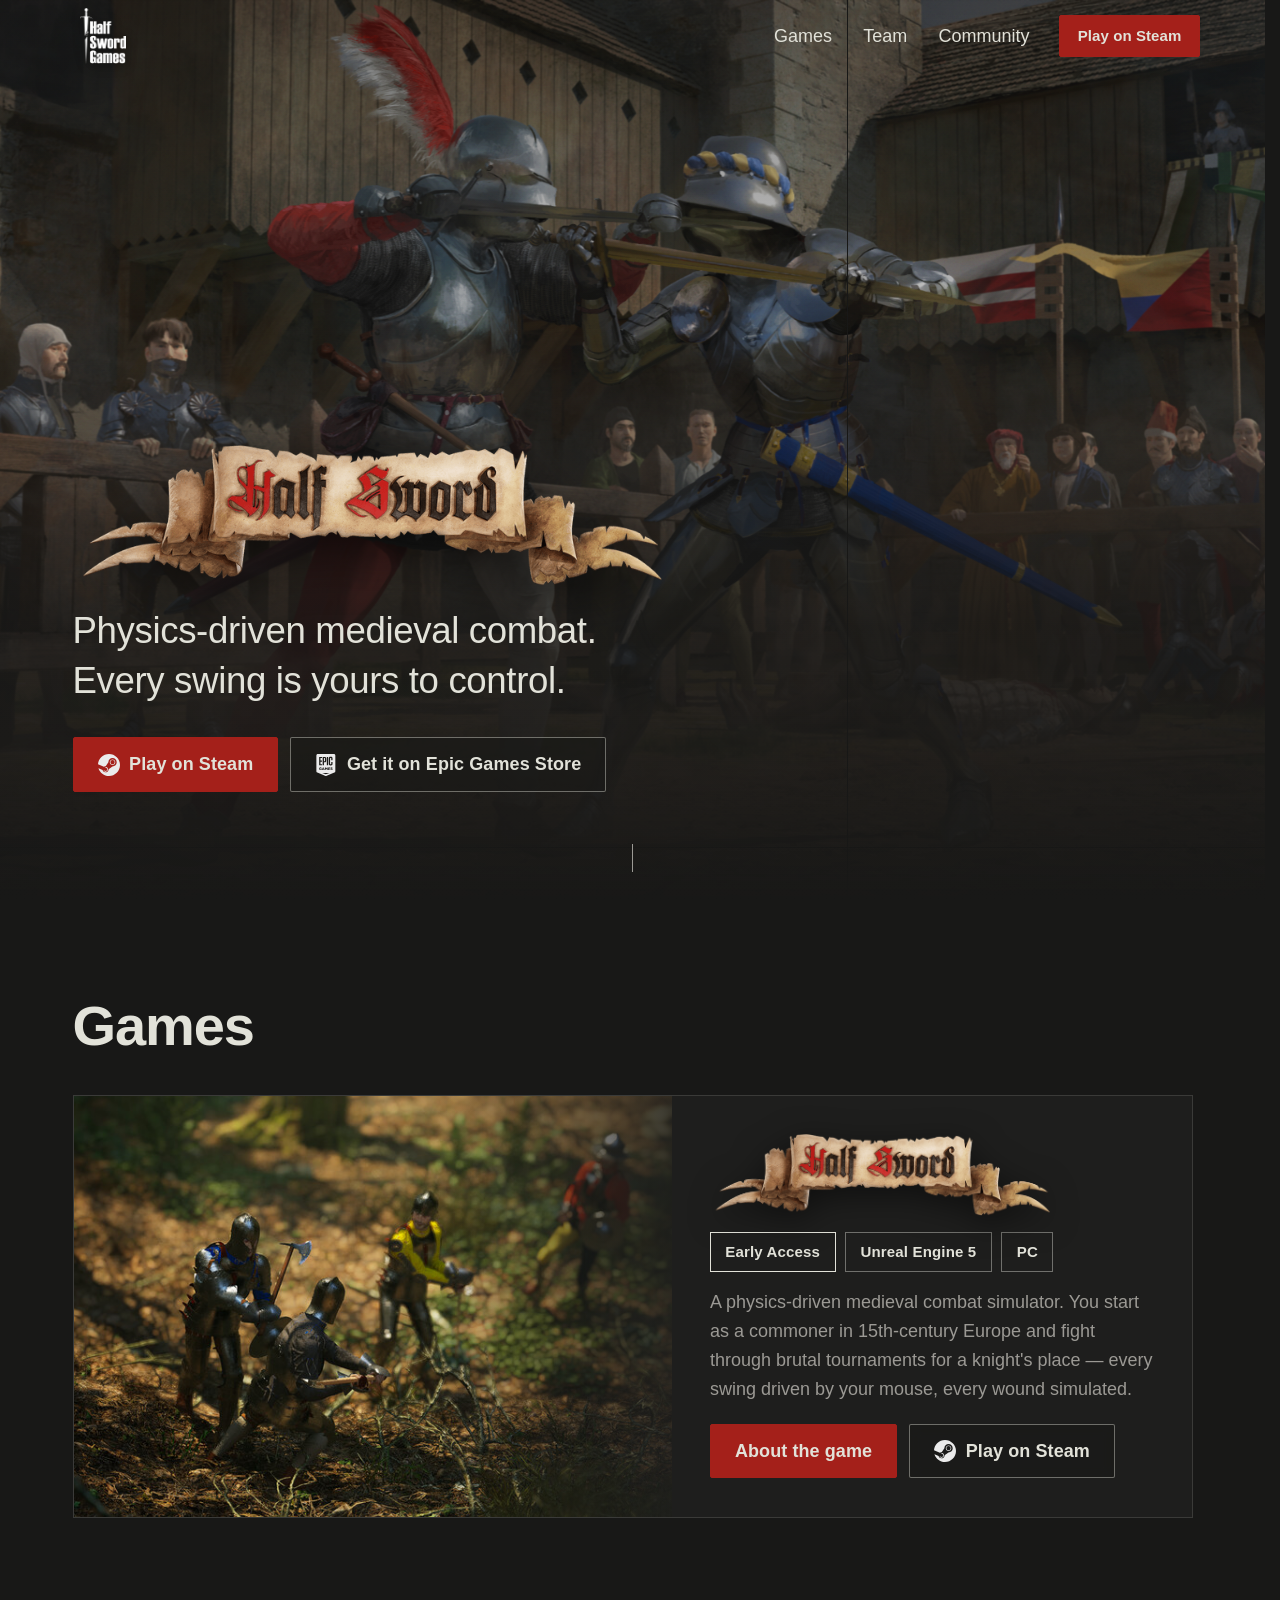
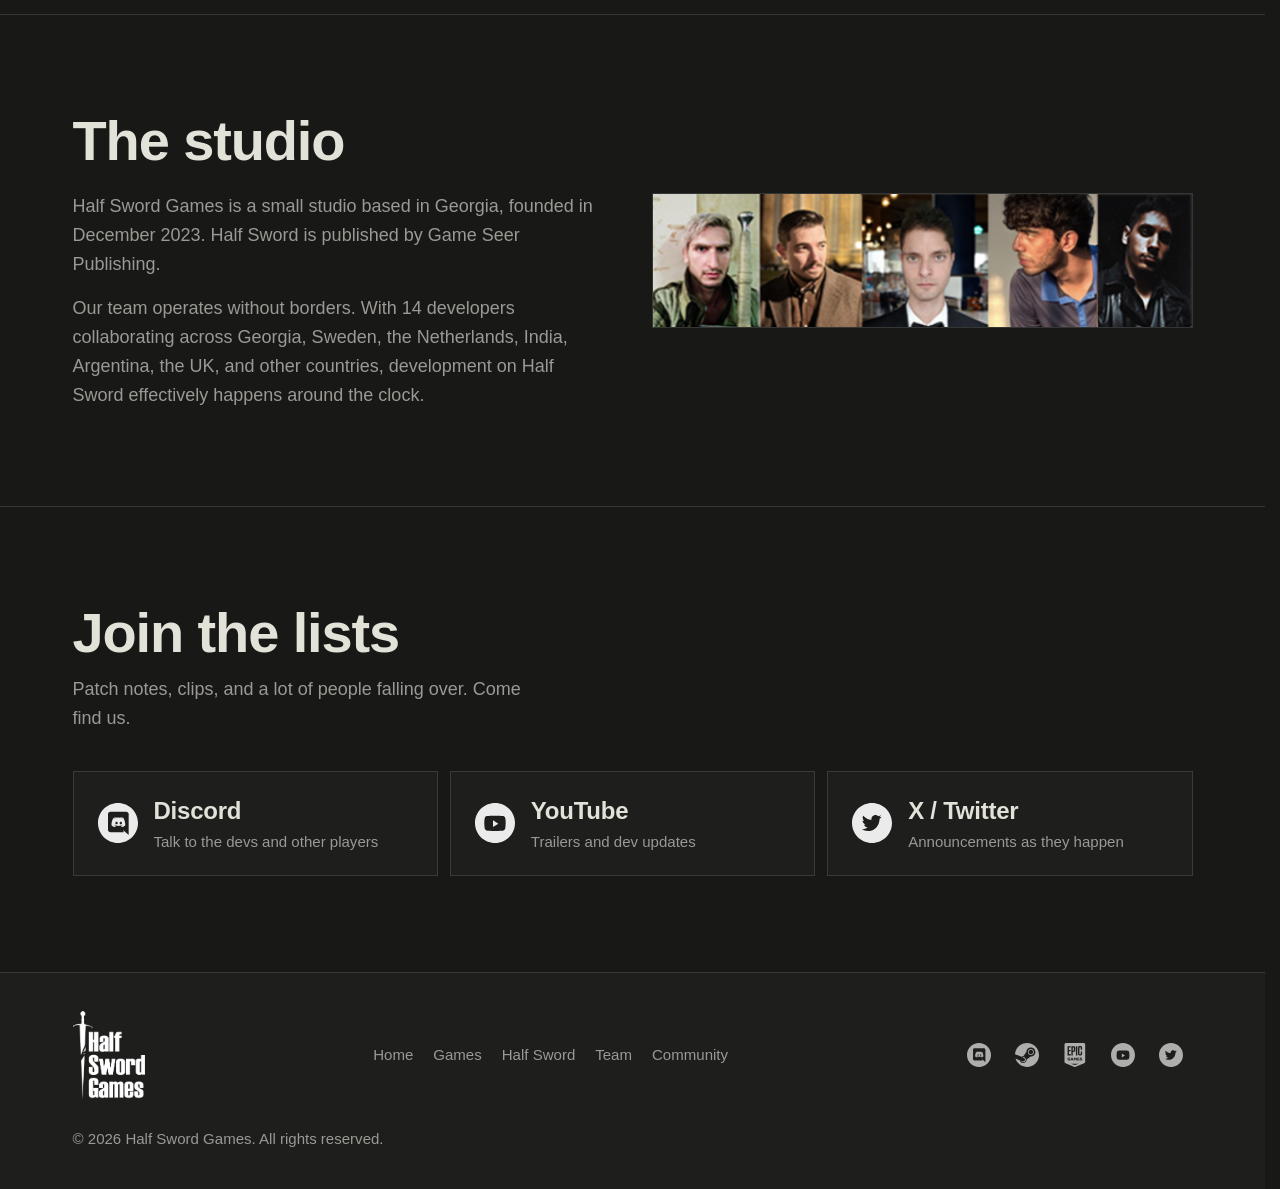
<file: index.html>
<!DOCTYPE html>
<html lang="en">
<head>
  <meta charset="UTF-8">
  <meta name="viewport" content="width=device-width, initial-scale=1.0">
  <title>Half Sword Games</title>
  <meta name="description" content="Half Sword Games is a small independent studio making Half Sword, a physics-driven medieval combat simulator built in Unreal Engine 5. Now in Early Access on Steam and Epic Games Store.">
  <meta name="theme-color" content="#181817">
  <link rel="canonical" href="https://halfswordgames.github.io/">

  <!-- Open Graph / Twitter
       STUDIO: change the absolute URLs (canonical, og:url, og:image, twitter:image and the JSON-LD block)
       to your custom domain once the CNAME is live. images/og-image.jpg is a 1200×630 share image. -->
  <meta property="og:type" content="website">
  <meta property="og:site_name" content="Half Sword Games">
  <meta property="og:title" content="Half Sword Games — Physics-Based Medieval Combat">
  <meta property="og:description" content="The studio behind Half Sword. Every swing is yours to control — now in Early Access on Steam and Epic Games Store.">
  <meta property="og:url" content="https://halfswordgames.github.io/">
  <meta property="og:image" content="https://halfswordgames.github.io/images/og-image.jpg">
  <meta property="og:image:width" content="1200">
  <meta property="og:image:height" content="630">
  <meta name="twitter:card" content="summary_large_image">
  <meta name="twitter:site" content="@halfsword_game">
  <meta name="twitter:title" content="Half Sword Games — Physics-Based Medieval Combat">
  <meta name="twitter:description" content="The studio behind Half Sword. Every swing is yours to control — now in Early Access on Steam and Epic Games Store.">
  <meta name="twitter:image" content="https://halfswordgames.github.io/images/og-image.jpg">

  <!-- Tab / home-screen icons: the HSG sword mark, white on transparent, generated from
       images/company-logo/HSG_Sword_Logo_001_WB.png. favicon.ico sits at the repo root because
       browsers request /favicon.ico on their own. -->
  <link rel="icon" href="favicon.ico" sizes="48x48">
  <link rel="icon" type="image/png" sizes="32x32" href="images/company-logo/favicon-32.png">
  <link rel="icon" type="image/png" sizes="192x192" href="images/company-logo/favicon-192.png">
  <link rel="apple-touch-icon" sizes="180x180" href="images/company-logo/apple-touch-icon.png">

  <!-- The hero still is the largest above-the-fold image; tell the browser to fetch it first. -->
  <link rel="preload" as="image" href="images/hero.jpg" fetchpriority="high">
  <!-- The whole site is set in Arial (a system font), so there is no webfont to load. -->
  <link rel="stylesheet" href="style.css">
  <script src="script.js" defer></script>

  <script type="application/ld+json">
  {
    "@context": "https://schema.org",
    "@type": "Organization",
    "name": "Half Sword Games",
    "url": "https://halfswordgames.github.io/",
    "logo": "https://halfswordgames.github.io/images/company-logo/hsg-logo-512.png",
    "foundingDate": "2023-12",
    "sameAs": [
      "https://discord.com/invite/DDVTfcjYEv",
      "https://www.youtube.com/@HalfSwordGames",
      "https://twitter.com/halfsword_game?lang=en"
    ]
  }
  </script>
</head>

<body>
  <a class="skip-link" href="#main">Skip to content</a>

  <header class="site-header" id="site-header">
    <div class="site-header__inner">
      <!-- Studio logo (images/company-logo/hsg-logo-white.png, white on transparent, 394×480).
           It already reads "Half Sword Games", so there is no text next to it; the link's
           aria-label carries the name for screen readers. -->
      <a class="brand" href="#home" aria-label="Half Sword Games — home">
        <img class="brand__logo" src="images/company-logo/hsg-logo-white.png" alt="" width="394" height="480" decoding="async">
      </a>

      <button class="nav-toggle" type="button" aria-expanded="false" aria-controls="site-nav" aria-label="Open menu">
        <span class="nav-toggle__bar"></span>
        <span class="nav-toggle__bar"></span>
        <span class="nav-toggle__bar"></span>
      </button>

      <nav class="site-nav" id="site-nav" aria-label="Primary">
        <ul class="site-nav__list">
          <li><a href="#games">Games</a></li>
          <li><a href="#team">Team</a></li>
          <li><a href="#community">Community</a></li>
        </ul>
        <div class="site-nav__store">
          <a class="btn btn--primary btn--small" href="https://store.steampowered.com/app/2397300/Half_Sword/">Play on Steam</a>
        </div>
      </nav>
    </div>
  </header>

  <main id="main">

    <!-- ===================== HERO ===================== -->
    <section class="hero" id="home" aria-labelledby="hero-title">
      <div class="hero__media" aria-hidden="true">
        <!--
          Hero media, two layers:
            1. images/hero.jpg — always loaded, slow zoom. This is what phones, reduced-motion users
               and Save-Data users see. (Currently 4.8 MB — see ASSETS-TODO.md for a one-line resize.)
            2. vids/hero-loop.mp4 — 1280×542, 8.5 MB. NOT in the HTML as a <source>; script.js attaches
               it only on viewports ≥ 768px with no data-saver / reduced-motion, then fades it in once
               it is actually playing. If you add a WebM version, set data-webm="vids/hero-loop.webm".
        -->
        <img class="hero__still" src="images/hero.jpg" alt="" fetchpriority="high" decoding="async">
        <video class="hero__video" muted loop playsinline preload="none"
               width="1280" height="542"
               data-mp4="vids/hero-loop.mp4"></video>
      </div>
      <div class="hero__scrim"></div>

      <div class="hero__content">
        <h1 class="hero__title" id="hero-title">
          <!-- The parchment-banner logo is the game wordmark, so it is the h1. Two sizes of the same
               1893×454 artwork: logo-banner-720.png (1x) and logo-banner-1440.png (2x). -->
          <img class="hero__wordmark" src="images/game-logo/logo-banner-720.png" srcset="images/game-logo/logo-banner-1440.png 2x" alt="Half Sword" width="720" height="173" fetchpriority="high">
        </h1>
        <p class="hero__hook">Physics-driven medieval combat. Every swing is yours to control.</p>
        <div class="hero__actions">
          <a class="btn btn--primary" href="https://store.steampowered.com/app/2397300/Half_Sword/">
            <img class="btn__icon" src="images/icons/Steam_black.svg" alt="" width="22" height="22">
            Play on Steam
          </a>
          <a class="btn btn--secondary" href="https://store.epicgames.com/en-US/p/half-sword-99f48a">
            <img class="btn__icon" src="images/icons/epicgames_black.svg" alt="" width="22" height="22">
            Get it on Epic Games Store
          </a>
        </div>
      </div>

      <a class="hero__scroll" href="#games" aria-label="Scroll to next section">
        <span class="hero__scroll-line"></span>
      </a>
    </section>

    <!-- ===================== GAMES ===================== -->
    <section class="section games" id="games" aria-labelledby="games-title">
      <div class="container">
        <h2 class="section__title" id="games-title" data-reveal>Games</h2>
        <!-- One card per title. To add a game later, copy the <article> and point it at /games/<slug>/. -->

        <article class="game-card" data-reveal>
          <a class="game-card__media" href="games/halfsword/" aria-label="Half Sword — about the game" tabindex="-1">
            <img src="images/screenshots/ss1.jpg" alt="" loading="lazy" decoding="async">
          </a>
          <div class="game-card__body">
            <h3 class="game-card__title">
              <a href="games/halfsword/">
                <img class="game-card__wordmark" src="images/game-logo/logo-banner-720.png" srcset="images/game-logo/logo-banner-1440.png 2x" alt="Half Sword" width="720" height="173" loading="lazy" decoding="async">
              </a>
            </h3>
            <ul class="badges" aria-label="Release status">
              <li class="badge">Early Access</li>
              <li class="badge">Unreal Engine 5</li>
              <li class="badge">PC</li>
            </ul>
            <p class="game-card__desc">A physics-driven medieval combat simulator. You start as a commoner in 15th-century Europe and fight through brutal tournaments for a knight's place — every swing driven by your mouse, every wound simulated.</p>
            <div class="game-card__actions">
              <a class="btn btn--primary" href="games/halfsword/">About the game</a>
              <a class="btn btn--secondary" href="https://store.steampowered.com/app/2397300/Half_Sword/">
                <img class="btn__icon" src="images/icons/Steam_black.svg" alt="" width="22" height="22">
                Play on Steam
              </a>
            </div>
          </div>
        </article>
      </div>
    </section>

    <!-- ===================== TEAM ===================== -->
    <section class="section team" id="team" aria-labelledby="team-title">
      <div class="container team__inner">
        <div class="team__media" data-reveal>
          <!-- devimg.png is 551×117 px, so it's shown at natural size to stay sharp.
               A ≥1600 px wide export of the same strip would let it fill the column. -->
          <img src="images/devimg.png" alt="The Half Sword Games development team" width="551" height="117" loading="lazy" decoding="async">
        </div>
        <div class="team__text" data-reveal>
          <h2 class="section__title" id="team-title">The studio</h2>
          <p>Half Sword Games is a small studio based in Georgia, founded in December 2023. Half Sword is published by Game Seer Publishing.</p>
          <p>Our team operates without borders. With 14 developers collaborating across Georgia, Sweden, the Netherlands, India, Argentina, the UK, and other countries, development on Half Sword effectively happens around the clock.</p>
        </div>
      </div>
    </section>

    <!-- ===================== COMMUNITY ===================== -->
    <section class="section community" id="community" aria-labelledby="community-title">
      <div class="container">
        <h2 class="section__title" id="community-title" data-reveal>Join the lists</h2>
        <p class="community__lead" data-reveal>Patch notes, clips, and a lot of people falling over. Come find us.</p>
        <ul class="community__list" data-reveal-group>
          <li data-reveal>
            <a class="community__link" href="https://discord.com/invite/DDVTfcjYEv">
              <img src="images/icons/discord.svg" alt="" width="40" height="40">
              <span class="community__label">Discord</span>
              <span class="community__sub">Talk to the devs and other players</span>
            </a>
          </li>
          <li data-reveal>
            <a class="community__link" href="https://www.youtube.com/@HalfSwordGames">
              <img src="images/icons/Youtube_black.svg" alt="" width="40" height="40">
              <span class="community__label">YouTube</span>
              <span class="community__sub">Trailers and dev updates</span>
            </a>
          </li>
          <li data-reveal>
            <a class="community__link" href="https://twitter.com/halfsword_game?lang=en">
              <img src="images/icons/Twitter_black.svg" alt="" width="40" height="40">
              <span class="community__label">X / Twitter</span>
              <span class="community__sub">Announcements as they happen</span>
            </a>
          </li>
        </ul>
      </div>
    </section>

  </main>

  <footer class="site-footer">
    <div class="container site-footer__inner">
      <div class="site-footer__brand">
        <img class="site-footer__logo" src="images/company-logo/hsg-logo-white.png" alt="Half Sword Games" width="394" height="480" loading="lazy" decoding="async">
      </div>

      <nav class="site-footer__links" aria-label="Footer">
        <a href="#home">Home</a>
        <a href="#games">Games</a>
        <a href="games/halfsword/">Half Sword</a>
        <a href="#team">Team</a>
        <a href="#community">Community</a>
      </nav>

      <ul class="site-footer__social" aria-label="Social and store links">
        <li><a href="https://discord.com/invite/DDVTfcjYEv" aria-label="Discord"><img src="images/icons/discord.svg" alt="" width="24" height="24"></a></li>
        <li><a href="https://store.steampowered.com/app/2397300/Half_Sword/" aria-label="Steam"><img src="images/icons/Steam_black.svg" alt="" width="24" height="24"></a></li>
        <li><a href="https://store.epicgames.com/en-US/p/half-sword-99f48a" aria-label="Epic Games Store"><img src="images/icons/epicgames_black.svg" alt="" width="24" height="24"></a></li>
        <li><a href="https://www.youtube.com/@HalfSwordGames" aria-label="YouTube"><img src="images/icons/Youtube_black.svg" alt="" width="24" height="24"></a></li>
        <li><a href="https://twitter.com/halfsword_game?lang=en" aria-label="X / Twitter"><img src="images/icons/Twitter_black.svg" alt="" width="24" height="24"></a></li>
      </ul>

      <p class="site-footer__copy">&copy; <span id="year">2026</span> Half Sword Games. All rights reserved.</p>
    </div>
  </footer>
</body>
</html>
</file>
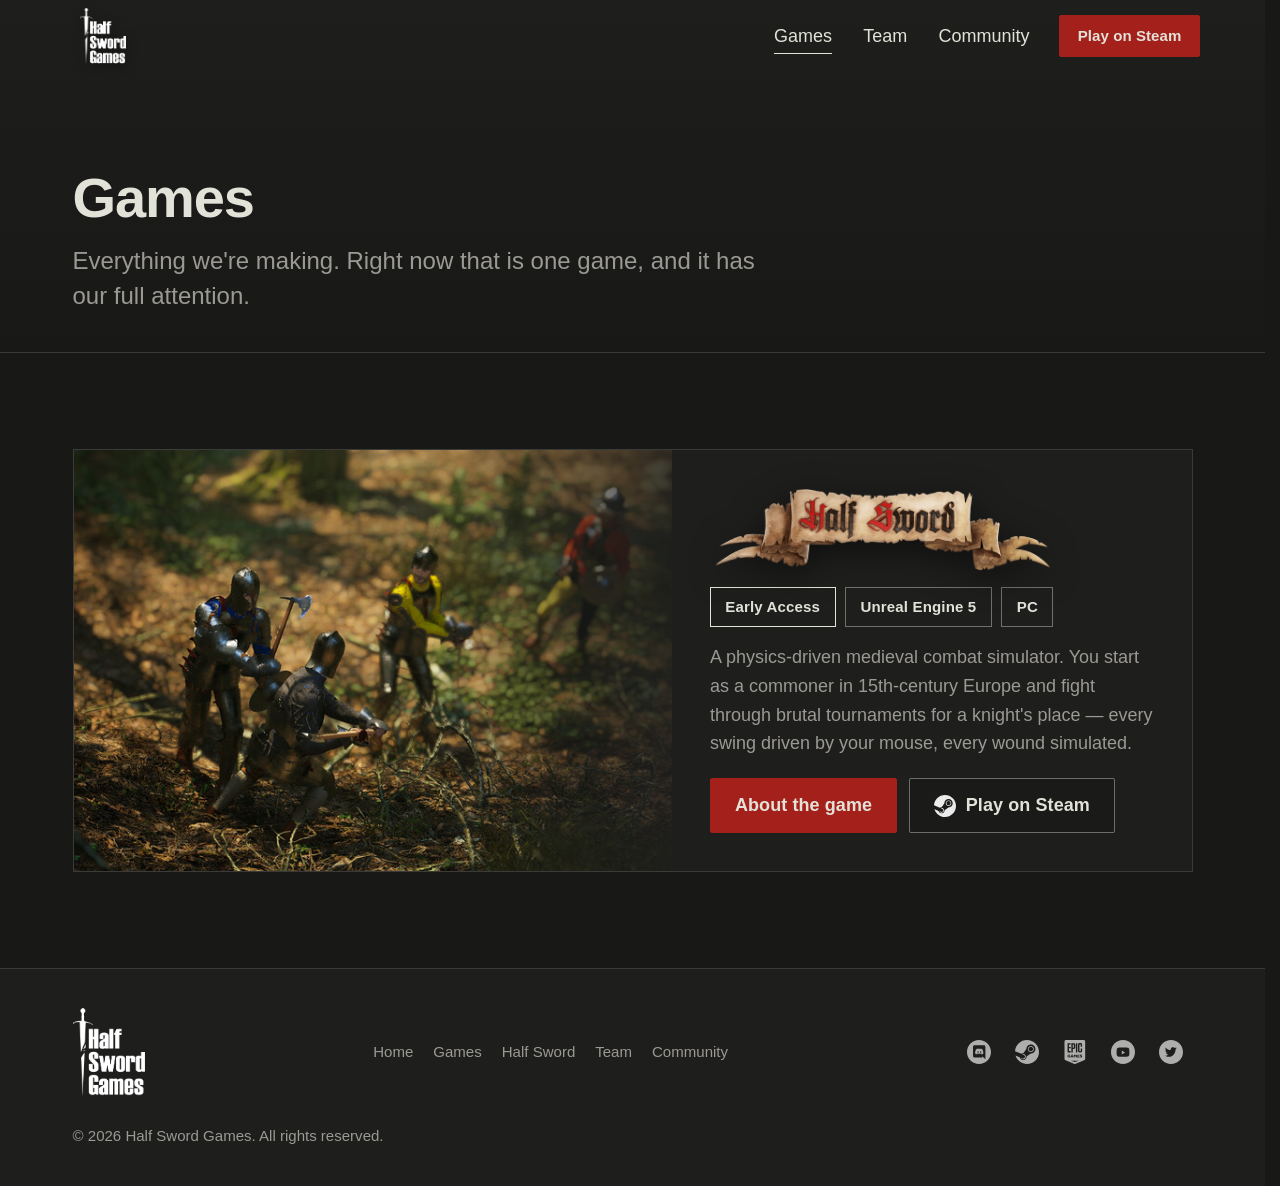
<file: games/index.html>
<!DOCTYPE html>
<html lang="en">
<head>
  <meta charset="UTF-8">
  <meta name="viewport" content="width=device-width, initial-scale=1.0">
  <title>Games — Half Sword Games</title>
  <meta name="description" content="Games by Half Sword Games: Half Sword, a physics-driven medieval combat simulator in Early Access on Steam and Epic Games Store.">
  <meta name="theme-color" content="#181817">
  <link rel="canonical" href="https://halfswordgames.github.io/games/">

  <!-- Open Graph / Twitter
       STUDIO: change the absolute URLs (canonical, og:url, og:image, twitter:image and the JSON-LD block)
       to your custom domain once the CNAME is live. images/og-image.jpg is a 1200×630 share image. -->
  <meta property="og:type" content="website">
  <meta property="og:site_name" content="Half Sword Games">
  <meta property="og:title" content="Games — Half Sword Games">
  <meta property="og:description" content="Everything we're making. Right now, that's Half Sword.">
  <meta property="og:url" content="https://halfswordgames.github.io/games/">
  <meta property="og:image" content="https://halfswordgames.github.io/images/og-image.jpg">
  <meta property="og:image:width" content="1200">
  <meta property="og:image:height" content="630">
  <meta name="twitter:card" content="summary_large_image">
  <meta name="twitter:site" content="@halfsword_game">
  <meta name="twitter:title" content="Games — Half Sword Games">
  <meta name="twitter:description" content="Everything we're making. Right now, that's Half Sword.">
  <meta name="twitter:image" content="https://halfswordgames.github.io/images/og-image.jpg">

  <!-- Tab / home-screen icons: the HSG sword mark, white on transparent, generated from
       images/company-logo/HSG_Sword_Logo_001_WB.png. favicon.ico sits at the repo root because
       browsers request /favicon.ico on their own. -->
  <link rel="icon" href="../favicon.ico" sizes="48x48">
  <link rel="icon" type="image/png" sizes="32x32" href="../images/company-logo/favicon-32.png">
  <link rel="icon" type="image/png" sizes="192x192" href="../images/company-logo/favicon-192.png">
  <link rel="apple-touch-icon" sizes="180x180" href="../images/company-logo/apple-touch-icon.png">

  <!-- The whole site is set in Arial (a system font), so there is no webfont to load. -->
  <link rel="stylesheet" href="../style.css">
  <script src="../script.js" defer></script>

  <script type="application/ld+json">
  {
    "@context": "https://schema.org",
    "@type": "Organization",
    "name": "Half Sword Games",
    "url": "https://halfswordgames.github.io/",
    "logo": "https://halfswordgames.github.io/images/company-logo/hsg-logo-512.png",
    "foundingDate": "2023-12",
    "sameAs": [
      "https://discord.com/invite/DDVTfcjYEv",
      "https://www.youtube.com/@HalfSwordGames",
      "https://twitter.com/halfsword_game?lang=en"
    ]
  }
  </script>
</head>

<body>
  <a class="skip-link" href="#main">Skip to content</a>

  <header class="site-header" id="site-header">
    <div class="site-header__inner">
      <!-- Studio logo (images/company-logo/hsg-logo-white.png, white on transparent, 394×480).
           It already reads "Half Sword Games", so there is no text next to it; the link's
           aria-label carries the name for screen readers. -->
      <a class="brand" href="../" aria-label="Half Sword Games — home">
        <img class="brand__logo" src="../images/company-logo/hsg-logo-white.png" alt="" width="394" height="480" decoding="async">
      </a>

      <button class="nav-toggle" type="button" aria-expanded="false" aria-controls="site-nav" aria-label="Open menu">
        <span class="nav-toggle__bar"></span>
        <span class="nav-toggle__bar"></span>
        <span class="nav-toggle__bar"></span>
      </button>

      <nav class="site-nav" id="site-nav" aria-label="Primary">
        <ul class="site-nav__list">
          <li><a href="./" aria-current="page">Games</a></li>
          <li><a href="../#team">Team</a></li>
          <li><a href="../#community">Community</a></li>
        </ul>
        <div class="site-nav__store">
          <a class="btn btn--primary btn--small" href="https://store.steampowered.com/app/2397300/Half_Sword/">Play on Steam</a>
        </div>
      </nav>
    </div>
  </header>

  <main id="main">

    <!-- ===================== PAGE HERO ===================== -->
    <section class="page-hero" aria-labelledby="games-title">
      <div class="container">
        <h1 class="page-hero__title" id="games-title">Games</h1>
        <p class="page-hero__lead">Everything we're making. Right now that is one game, and it has our full attention.</p>
      </div>
    </section>

    <!-- ===================== LISTING ===================== -->
    <section class="section" aria-label="Game list">
      <div class="container">
        <!-- One card per title. To add a game later, copy the <article> and point it at /games/<slug>/. -->

        <article class="game-card">
          <a class="game-card__media" href="../games/halfsword/" aria-label="Half Sword — about the game" tabindex="-1">
            <img src="../images/screenshots/ss1.jpg" alt="" loading="lazy" decoding="async">
          </a>
          <div class="game-card__body">
            <h3 class="game-card__title">
              <a href="../games/halfsword/">
                <img class="game-card__wordmark" src="../images/game-logo/logo-banner-720.png" srcset="../images/game-logo/logo-banner-1440.png 2x" alt="Half Sword" width="720" height="173" loading="lazy" decoding="async">
              </a>
            </h3>
            <ul class="badges" aria-label="Release status">
              <li class="badge">Early Access</li>
              <li class="badge">Unreal Engine 5</li>
              <li class="badge">PC</li>
            </ul>
            <p class="game-card__desc">A physics-driven medieval combat simulator. You start as a commoner in 15th-century Europe and fight through brutal tournaments for a knight's place — every swing driven by your mouse, every wound simulated.</p>
            <div class="game-card__actions">
              <a class="btn btn--primary" href="../games/halfsword/">About the game</a>
              <a class="btn btn--secondary" href="https://store.steampowered.com/app/2397300/Half_Sword/">
                <img class="btn__icon" src="../images/icons/Steam_black.svg" alt="" width="22" height="22">
                Play on Steam
              </a>
            </div>
          </div>
        </article>
      </div>
    </section>

  </main>

  <footer class="site-footer">
    <div class="container site-footer__inner">
      <div class="site-footer__brand">
        <img class="site-footer__logo" src="../images/company-logo/hsg-logo-white.png" alt="Half Sword Games" width="394" height="480" loading="lazy" decoding="async">
      </div>

      <nav class="site-footer__links" aria-label="Footer">
        <a href="../">Home</a>
        <a href="./">Games</a>
        <a href="halfsword/">Half Sword</a>
        <a href="../#team">Team</a>
        <a href="../#community">Community</a>
      </nav>

      <ul class="site-footer__social" aria-label="Social and store links">
        <li><a href="https://discord.com/invite/DDVTfcjYEv" aria-label="Discord"><img src="../images/icons/discord.svg" alt="" width="24" height="24"></a></li>
        <li><a href="https://store.steampowered.com/app/2397300/Half_Sword/" aria-label="Steam"><img src="../images/icons/Steam_black.svg" alt="" width="24" height="24"></a></li>
        <li><a href="https://store.epicgames.com/en-US/p/half-sword-99f48a" aria-label="Epic Games Store"><img src="../images/icons/epicgames_black.svg" alt="" width="24" height="24"></a></li>
        <li><a href="https://www.youtube.com/@HalfSwordGames" aria-label="YouTube"><img src="../images/icons/Youtube_black.svg" alt="" width="24" height="24"></a></li>
        <li><a href="https://twitter.com/halfsword_game?lang=en" aria-label="X / Twitter"><img src="../images/icons/Twitter_black.svg" alt="" width="24" height="24"></a></li>
      </ul>

      <p class="site-footer__copy">&copy; <span id="year">2026</span> Half Sword Games. All rights reserved.</p>
    </div>
  </footer>
</body>
</html>
</file>
<file: style.css>
/* ==========================================================================
   Half Sword — style.css
   Palette and type come from the Gamescom business card: one near-black
   ground (#181817), one ivory (#e2e2d9), Arial throughout. There is no second
   accent colour — emphasis is done with the ivory itself (inverted buttons,
   hairlines, the blade edge on feature cards), exactly like the card.
   Motion is transform/opacity only and fully disabled under reduced motion.
   Shared by every page: / (studio home), /games/ (listing) and /games/halfsword/.
   ========================================================================== */

/* ---------- Tokens ---------- */
:root {
  --ink:      #181817;                    /* page background — sampled from the card */
  --ink-2:    #1e1e1d;                    /* raised surfaces */
  --ink-3:    #252524;                    /* hovered surfaces */
  --paper:    #e2e2d9;                    /* primary text — sampled from the card */
  --paper-hi: #f3f3ec;                    /* primary button hover */
  --paper-2:  #9b9994;                    /* secondary text */
  --line:     rgba(226, 226, 217, 0.14);  /* rules, borders */
  --line-hi:  rgba(226, 226, 217, 0.42);  /* stronger borders */
  --blood:    #a4201a;                    /* primary button — the wax red from the original design */
  --blood-hi: #c8291f;                    /* primary button hover */

  --font: Arial, "Helvetica Neue", Helvetica, sans-serif;

  /* Fluid type scale (min at 375px, max at ~1440px) */
  --step--1: clamp(0.85rem, 0.82rem + 0.15vw, 0.95rem);
  --step-0:  clamp(1rem, 0.95rem + 0.25vw, 1.125rem);
  --step-1:  clamp(1.2rem, 1.1rem + 0.5vw, 1.5rem);
  --step-2:  clamp(1.55rem, 1.25rem + 1.3vw, 2.4rem);
  --step-3:  clamp(2rem, 1.45rem + 2.6vw, 3.5rem);

  --space-s: clamp(1rem, 0.9rem + 0.5vw, 1.5rem);
  --space-m: clamp(1.5rem, 1.2rem + 1.5vw, 3rem);
  --space-l: clamp(3rem, 2rem + 5vw, 7rem);

  --container: 1120px;
  --gutter: clamp(1.25rem, 4vw, 2.5rem);
  --header-h: 72px;

  --ease-out: cubic-bezier(0.22, 1, 0.36, 1);
  --ease-io:  cubic-bezier(0.65, 0, 0.35, 1);
}

/* ---------- Reset / base ---------- */
*, *::before, *::after { box-sizing: border-box; }

html {
  scroll-behavior: smooth;
  scroll-padding-top: var(--header-h);
  scrollbar-gutter: stable;         /* no layout jump when the menu/lightbox locks scrolling */
  -webkit-text-size-adjust: 100%;
  background: var(--ink);
}

body {
  margin: 0;
  background: var(--ink);
  color: var(--paper);
  font-family: var(--font);
  font-size: var(--step-0);
  line-height: 1.6;
  -webkit-font-smoothing: antialiased;
  overflow-x: hidden;
}

body.nav-open,
body.is-locked { overflow: hidden; }

img, video, svg { display: block; max-width: 100%; height: auto; }
ul { margin: 0; padding: 0; list-style: none; }
h1, h2, h3, p { margin: 0; }
a { color: inherit; }
button { font: inherit; color: inherit; }

/* Arial has two weights (400/700). Headings are bold and tightly tracked so the
   face reads as a deliberate choice rather than a fallback. */
h1, h2, h3 {
  font-family: var(--font);
  font-weight: 700;
  line-height: 1.08;
  letter-spacing: -0.02em;
  text-wrap: balance;
}

::selection { background: var(--paper); color: var(--ink); }

:focus-visible {
  outline: 2px solid var(--paper);
  outline-offset: 3px;
}

.container {
  width: min(100% - 2 * var(--gutter), var(--container));
  margin-inline: auto;
}

.skip-link {
  position: absolute;
  top: 0; left: 0;
  padding: 0.75rem 1rem;
  background: var(--paper);
  color: var(--ink);
  font-weight: 700;
  transform: translateY(-120%);
  transition: transform 200ms var(--ease-out);
  z-index: 1000;
}
.skip-link:focus { transform: translateY(0); }

/* ---------- Buttons ---------- */
.btn {
  display: inline-flex;
  align-items: center;
  justify-content: center;
  gap: 0.6rem;
  min-height: 52px;
  padding: 0.75rem 1.5rem;
  font-family: var(--font);
  font-size: var(--step-0);
  font-weight: 700;
  letter-spacing: 0.005em;
  text-decoration: none;
  border: 1px solid transparent;
  border-radius: 2px;
  transition: transform 220ms var(--ease-out), background-color 220ms, border-color 220ms, color 220ms;
}
.btn:active { transform: translateY(0) scale(0.98); }

/* Primary is the original wax red with ivory text; the Steam icon stays inverted to white. */
.btn--primary {
  background: var(--blood);
  color: var(--paper);
  border-color: var(--blood);
}

.btn--secondary {
  background: rgba(24, 24, 23, 0.55);
  color: var(--paper);
  border-color: var(--line-hi);
  backdrop-filter: blur(6px);
  -webkit-backdrop-filter: blur(6px);
}

.btn--small { min-height: 42px; padding: 0.5rem 1.1rem; font-size: var(--step--1); }

/* The repo's social/store SVGs are black; invert them on dark grounds. */
.btn__icon,
.community__link img,
.site-footer__social img { filter: invert(0.92); }

/* ---------- Header ---------- */
.site-header {
  position: fixed;
  inset: 0 0 auto 0;
  height: var(--header-h);
  z-index: 100;
  animation: fade-in 600ms ease-out both;
}
.site-header::before {            /* background layer, faded in on scroll (opacity only) */
  content: "";
  position: absolute;
  inset: 0;
  background: rgba(24, 24, 23, 0.86);
  border-bottom: 1px solid var(--line);
  opacity: 0;
  transition: opacity 320ms;
  backdrop-filter: blur(12px);
  -webkit-backdrop-filter: blur(12px);
}
.site-header.is-scrolled::before { opacity: 1; }
@keyframes fade-in { from { opacity: 0; } to { opacity: 1; } }

.site-header__inner {
  position: relative;
  height: 100%;
  width: min(100% - 2 * var(--gutter), var(--container));
  margin-inline: auto;
  display: flex;
  align-items: center;
  justify-content: space-between;
  gap: 1rem;
}

/* The studio logo already contains the words "Half Sword Games", so the brand is the
   logo alone. z-index keeps it visible above the mobile menu overlay. */
.brand {
  position: relative;
  z-index: 110;
  display: flex;
  align-items: center;
  text-decoration: none;
  transform-origin: left center;
  transition: transform 320ms var(--ease-out), opacity 200ms;
}
.brand__logo {
  height: 56px;
  width: auto;
  filter: drop-shadow(0 2px 6px rgba(0, 0, 0, 0.45));   /* keeps it legible over the hero footage */
}
.site-header.is-scrolled .brand { transform: scale(0.86); }  /* "condenses" without layout work */
.site-header.is-scrolled .brand__logo { filter: none; }
@media (max-width: 479.98px) { .brand__logo { height: 48px; } }

.site-nav__list { display: flex; gap: 0.25rem; }
.site-nav__list a {
  display: inline-block;
  padding: 0.6rem 0.85rem;
  text-decoration: none;
  color: var(--paper);
  position: relative;
  transition: opacity 200ms;
}
.site-nav__list a::after {        /* underline that grows in on hover — transform only */
  content: "";
  position: absolute;
  left: 0.85rem; right: 0.85rem; bottom: 0.4rem;
  height: 1px;
  background: var(--paper);
  transform: scaleX(0);
  transform-origin: left;
  transition: transform 260ms var(--ease-out);
}
.site-nav__list a:hover::after,
.site-nav__list a:focus-visible::after,
.site-nav__list a[aria-current="page"]::after { transform: scaleX(1); }

/* Hamburger (mobile only) */
.nav-toggle {
  display: none;
  position: relative;
  z-index: 110;
  width: 48px; height: 48px;
  margin-right: -8px;
  background: none;
  border: 0;
  cursor: pointer;
  padding: 0;
}
.nav-toggle__bar {
  position: absolute;
  left: 12px;
  width: 24px; height: 2px;
  background: var(--paper);
  transition: transform 320ms var(--ease-out), opacity 200ms;
}
.nav-toggle__bar:nth-child(1) { top: 16px; }
.nav-toggle__bar:nth-child(2) { top: 23px; }
.nav-toggle__bar:nth-child(3) { top: 30px; }
.nav-toggle[aria-expanded="true"] .nav-toggle__bar:nth-child(1) { transform: translateY(7px) rotate(45deg); }
.nav-toggle[aria-expanded="true"] .nav-toggle__bar:nth-child(2) { opacity: 0; transform: scaleX(0); }
.nav-toggle[aria-expanded="true"] .nav-toggle__bar:nth-child(3) { transform: translateY(-7px) rotate(-45deg); }

@media (max-width: 767.98px) {
  .nav-toggle { display: block; }

  .site-nav {
    position: fixed;
    inset: 0;
    z-index: 105;
    background: var(--ink);
    display: flex;
    flex-direction: column;
    justify-content: center;
    padding: calc(var(--header-h) + 1rem) var(--gutter) max(2rem, env(safe-area-inset-bottom));
    transform: translateX(100%);
    visibility: hidden;
    transition: transform 420ms var(--ease-io), visibility 0s linear 420ms;
  }
  .site-nav.is-open {
    transform: translateX(0);
    visibility: visible;
    transition: transform 420ms var(--ease-out), visibility 0s;
  }

  .site-nav__list { flex-direction: column; gap: 0; }
  .site-nav__list li {
    border-bottom: 1px solid var(--line);
    opacity: 0;
    transform: translateX(24px);
    transition: opacity 300ms, transform 420ms var(--ease-out);
  }
  .site-nav.is-open .site-nav__list li {
    opacity: 1;
    transform: translateX(0);
    transition-delay: calc(90ms + var(--i, 0) * 50ms);
  }
  .site-nav__list a {
    display: block;
    padding: 1.1rem 0.25rem;      /* large tap target */
    font-size: var(--step-2);
    font-weight: 700;
    letter-spacing: -0.02em;
  }
  .site-nav__list a::after { display: none; }

  .site-nav__store {
    margin-top: 2rem;
    opacity: 0;
    transform: translateX(24px);
    transition: opacity 300ms, transform 420ms var(--ease-out);
  }
  .site-nav.is-open .site-nav__store { opacity: 1; transform: none; transition-delay: 400ms; }
  .site-nav__store .btn { width: 100%; min-height: 56px; font-size: var(--step-0); }
}

@media (min-width: 768px) {
  .site-nav { display: flex; align-items: center; gap: 1rem; }
  .site-nav__store { display: none; }
}
@media (min-width: 1024px) {
  .site-nav__store { display: block; }
}

/* ---------- Hero ---------- */
.hero {
  position: relative;
  min-height: 100vh;
  min-height: 100svh;
  display: flex;
  align-items: flex-end;
  overflow: hidden;
  isolation: isolate;
}

.hero__media {
  position: absolute;
  inset: 0;
  z-index: -2;
  overflow: hidden;
}
.hero__still,
.hero__video {
  position: absolute;
  inset: 0;
  width: 100%; height: 100%;
  object-fit: cover;
}
/* The still always loads and slowly zooms; the video sits on top at opacity 0
   and fades in only once script.js reports it is really playing. */
.hero__still {
  transform: scale(1);
  transform-origin: center;
  animation: hero-zoom 28s ease-in-out infinite alternate;
  will-change: transform;
}
.hero__video {
  opacity: 0;
  transition: opacity 1000ms ease-out;
}
.hero__video.is-playing { opacity: 1; }
@keyframes hero-zoom {
  from { transform: scale(1); }
  to   { transform: scale(1.1); }
}

.hero__scrim {
  position: absolute;
  inset: 0;
  z-index: -1;
  background:
    linear-gradient(to top, var(--ink) 0%, rgba(24, 24, 23, 0.86) 30%, rgba(24, 24, 23, 0.25) 65%, rgba(24, 24, 23, 0.55) 100%);
}

.hero__content {
  position: relative;
  width: min(100% - 2 * var(--gutter), var(--container));
  margin-inline: auto;
  padding-top: calc(var(--header-h) + 1.5rem);
  padding-bottom: clamp(4rem, 12vh, 7rem);
  text-align: center;
}

/* The parchment banner is the game wordmark: it sits as the h1, with a soft shadow so it reads
   as an object hanging in front of the footage. It is a wide strip (about 4.2:1), so it is
   sized by width and always keeps its own aspect ratio. */
.hero__title {
  margin: 0;
  line-height: 0;
}
.hero__title picture { display: block; }
.hero__wordmark {
  width: 100%;
  max-width: 720px;
  height: auto;
  margin-inline: auto;            /* stays centred on tablets, where the column is wider than 720px */
  filter: drop-shadow(0 16px 26px rgba(0, 0, 0, 0.6));
}

.hero__hook {
  max-width: 34ch;
  margin: 1.25rem auto 0;
  font-size: var(--step-1);
  line-height: 1.35;
  color: var(--paper);
}

.hero__actions {
  display: flex;
  flex-wrap: wrap;
  justify-content: center;
  gap: 0.75rem;
  margin-top: 2rem;
}
@media (max-width: 479.98px) {
  .hero__actions { flex-direction: column; align-items: stretch; }
  .hero__actions .btn { width: 100%; }
}

/* Page-load sequence: stagger the hero pieces once (opacity/transform only). */
.hero__title, .hero__hook, .hero__actions {
  opacity: 0;
  transform: translateY(18px);
  animation: rise 800ms var(--ease-out) forwards;
}
.hero__title   { animation-delay: 120ms; }
.hero__hook    { animation-delay: 340ms; }
.hero__actions { animation-delay: 480ms; }
@keyframes rise { to { opacity: 1; transform: translateY(0); } }

/* The banner settles in once: scale 1.06 → 1. */
.hero__wordmark {
  transform: scale(1.06);
  animation: press 1000ms var(--ease-out) 160ms forwards;
}
@keyframes press { to { transform: scale(1); } }

.hero__scroll {
  position: absolute;
  left: 50%;
  bottom: 1.25rem;
  transform: translateX(-50%);
  width: 44px; height: 44px;
  display: grid;
  place-items: center;
}
.hero__scroll-line {
  width: 1px; height: 28px;
  background: var(--paper-2);
  transform-origin: top;
  animation: scroll-hint 1.8s ease-in-out infinite;
}
@keyframes scroll-hint {
  0%   { transform: scaleY(0); opacity: 0; }
  40%  { transform: scaleY(1); opacity: 1; }
  100% { transform: scaleY(1) translateY(14px); opacity: 0; }
}
/* On short landscape phones the hint would sit on the buttons. */
@media (max-height: 560px) { .hero__scroll { display: none; } }
/* Once the page is scrolled the hint has done its job; hiding it also stops it peeking through
   the translucent header when the next section is scrolled to the top. */
.hero__scroll { transition: opacity 300ms; }
.site-header.is-scrolled + main .hero__scroll { opacity: 0; pointer-events: none; }

@media (min-width: 1024px) {
  .hero__content { text-align: left; }
  /* Left-aligned with the copy; ~half the column so the hook and buttons still read as one block. */
  .hero__wordmark { width: clamp(480px, 46vw, 640px); margin-inline: 0; }
  .hero__hook { margin-left: 0; max-width: 26ch; font-size: var(--step-2); letter-spacing: -0.01em; }
  .hero__actions { justify-content: flex-start; }
}

/* ---------- Hero variant for game pages ----------
   Same footage and sequence as the home hero, a little shorter so the store
   status and the overview arrive without a full screen of scrolling. */
.hero--game {
  min-height: 84vh;
  min-height: 84svh;
}
.breadcrumb {
  display: flex;
  flex-wrap: wrap;
  justify-content: center;
  gap: 0.5rem;
  margin-bottom: 1.25rem;
  font-size: var(--step--1);
  color: var(--paper-2);
  opacity: 0;
  transform: translateY(18px);
  animation: rise 800ms var(--ease-out) 40ms forwards;
}
.breadcrumb a { text-decoration: none; transition: color 200ms; }
.breadcrumb a:hover,
.breadcrumb a:focus-visible { color: var(--paper); }
.breadcrumb [aria-current="page"] { color: var(--paper); }
@media (min-width: 1024px) { .breadcrumb { justify-content: flex-start; } }

/* ---------- Page hero (pages without footage, e.g. /games/) ---------- */
.page-hero {
  padding: calc(var(--header-h) + var(--space-l)) 0 var(--space-m);
  border-bottom: 1px solid var(--line);
  background:
    linear-gradient(to bottom, var(--ink-2), var(--ink));
}
.page-hero__title { font-size: var(--step-3); }
.page-hero__lead {
  margin-top: 1rem;
  max-width: 52ch;
  font-size: var(--step-1);
  line-height: 1.45;
  color: var(--paper-2);
}
.page-hero__title, .page-hero__lead {
  opacity: 0;
  transform: translateY(18px);
  animation: rise 800ms var(--ease-out) forwards;
}
.page-hero__title { animation-delay: 80ms; }
.page-hero__lead  { animation-delay: 220ms; }

/* ---------- Trust strip ---------- */
.trust {
  border-top: 1px solid var(--line);
  border-bottom: 1px solid var(--line);
  background: var(--ink-2);
  padding: var(--space-m) 0;
}
.trust__inner {
  display: flex;
  flex-direction: column;
  align-items: center;
  gap: var(--space-s);
}
.badges { display: flex; flex-wrap: wrap; justify-content: center; gap: 0.6rem; }
.badge {
  padding: 0.45rem 0.9rem;
  border: 1px solid var(--line-hi);
  color: var(--paper);
  font-size: var(--step--1);
  font-weight: 700;
  letter-spacing: 0.01em;
}
.badge:first-child { border-color: var(--paper); }

/* The official Steam widget is a fixed 646×190 document; it cannot reflow. The iframe keeps
   that size and script.js scales it down (transform) to whatever width the strip has, so on
   phones you see the whole widget instead of a clipped corner of it. */
.steam-widget {
  position: relative;
  width: 100%;
  max-width: 646px;
  height: 190px;               /* script.js updates this to match the scaled iframe */
  overflow: hidden;
}
.steam-widget iframe {
  display: block;
  width: 646px;
  height: 190px;
  border: 0;
  background: var(--ink);
  transform-origin: top left;
}

@media (min-width: 1024px) {
  .trust__inner { flex-direction: row; justify-content: space-between; }
}

/* ---------- Generic section ---------- */
.section { padding: var(--space-l) 0; }
.section + .section { border-top: 1px solid var(--line); }

.section__title {
  font-size: var(--step-3);
  max-width: 20ch;
  margin-bottom: var(--space-m);
}

/* ---------- About ---------- */
.about__lead {
  max-width: 62ch;
  font-size: var(--step-1);
  line-height: 1.5;
  margin-bottom: var(--space-m);
}
.about__grid {
  display: grid;
  gap: var(--space-m) var(--space-s);
  grid-template-columns: 1fr;
}
.about__item {
  padding-top: 1rem;
  border-top: 1px solid var(--line);
}
.about__item h3 {
  font-size: var(--step-1);
  margin-bottom: 0.5rem;
}
.about__item p { color: var(--paper-2); max-width: 44ch; }

@media (min-width: 768px) {
  .about__grid { grid-template-columns: repeat(3, 1fr); }
}

/* ---------- Features ---------- */
.feature-list {
  display: grid;
  gap: 1px;                 /* hairline grid drawn by the background showing through */
  background: var(--line);
  border: 1px solid var(--line);
  grid-template-columns: 1fr;
}
.feature {
  position: relative;
  background: var(--ink);
  padding: clamp(1.5rem, 3vw, 2.5rem);
  overflow: hidden;
  transition: background-color 260ms;
}
.feature::before {          /* blade-edge accent that slides in on hover/focus — transform only */
  content: "";
  position: absolute;
  left: 0; top: 0; bottom: 0;
  width: 3px;
  background: var(--paper);
  transform: scaleY(0);
  transform-origin: bottom;
  transition: transform 360ms var(--ease-out);
}
.feature:focus-within { background: var(--ink-2); }
.feature:focus-within::before { transform: scaleY(1); }
.feature h3 {
  font-size: var(--step-1);
  margin-bottom: 0.6rem;
}
.feature p { color: var(--paper-2); max-width: 48ch; }

@media (min-width: 640px) {
  .feature-list { grid-template-columns: repeat(2, 1fr); }
}

/* ---------- Gallery ---------- */
.gallery__grid {
  display: grid;
  gap: 0.75rem;
  grid-template-columns: 1fr;
}
.gallery__item {
  display: block;
  width: 100%;
  padding: 0;
  border: 1px solid var(--line);
  background: var(--ink-2);
  cursor: zoom-in;
  overflow: hidden;
  aspect-ratio: 16 / 9;
  transition: border-color 240ms;
}
.gallery__item img {
  width: 100%; height: 100%;
  object-fit: cover;
  transition: transform 600ms var(--ease-out), opacity 300ms;
}
.gallery__item:focus-visible { border-color: var(--paper); }
.gallery__item:focus-visible img { transform: scale(1.04); }

@media (min-width: 480px)  { .gallery__grid { grid-template-columns: repeat(2, 1fr); } }
@media (min-width: 1024px) { .gallery__grid { grid-template-columns: repeat(3, 1fr); } }

/* ---------- Lightbox ---------- */
.lightbox {
  position: fixed;
  inset: 0;                 /* stretch to the viewport edges — no 100vw, so no overlap with a scrollbar gutter */
  width: auto;
  height: auto;
  margin: 0;
  border: 0;
  padding: 0;
  max-width: none;
  max-height: none;
  background: rgba(24, 24, 23, 0.97);
  color: var(--paper);
  overflow: hidden;
  touch-action: pan-y pinch-zoom;      /* horizontal swipes are ours (script.js) */
}
.lightbox::backdrop { background: rgba(24, 24, 23, 0.97); }
.lightbox[open] { display: grid; place-items: center; }

.lightbox__figure {
  margin: 0;
  width: min(92vw, 1400px);
  display: grid;
  gap: 0.75rem;
  opacity: 0;
  transform: scale(0.96);
  transition: opacity 260ms, transform 360ms var(--ease-out);
}
.lightbox.is-shown .lightbox__figure { opacity: 1; transform: scale(1); }

.lightbox__img {
  width: 100%;
  max-height: 78vh;
  max-height: 78dvh;
  object-fit: contain;
  margin-inline: auto;
  transition: opacity 220ms;
}
.lightbox__img.is-loading { opacity: 0; }   /* cross-fades when stepping between images */
.lightbox__caption {
  text-align: center;
  color: var(--paper-2);
  font-size: var(--step--1);
}
.lightbox__caption:empty { display: none; }

.lightbox__close,
.lightbox__nav {
  position: absolute;
  display: grid;
  place-items: center;
  width: 52px; height: 52px;
  background: rgba(30, 30, 29, 0.85);
  border: 1px solid var(--line);
  color: var(--paper);
  font-size: 1.8rem;
  line-height: 1;
  cursor: pointer;
  transition: transform 180ms var(--ease-out), border-color 180ms;
}
.lightbox__close { top: max(0.75rem, env(safe-area-inset-top)); right: max(0.75rem, env(safe-area-inset-right)); }
.lightbox__nav { top: 50%; transform: translateY(-50%); }
.lightbox__nav--prev { left: max(0.5rem, env(safe-area-inset-left)); }
.lightbox__nav--next { right: max(0.5rem, env(safe-area-inset-right)); }

/* On narrow screens the arrows would sit on top of the image; move them below it. */
@media (max-width: 767.98px) {
  .lightbox__figure { width: 100%; padding-inline: 0.5rem; }
  .lightbox__img { max-height: 62vh; max-height: 62dvh; }
  .lightbox__nav {
    top: auto;
    bottom: max(1rem, env(safe-area-inset-bottom));
    transform: none;
    width: 60px; height: 60px;
  }
  .lightbox__nav--prev { left: 1rem; }
  .lightbox__nav--next { right: 1rem; }
}

/* ---------- Game card (home and /games/) ----------
   One card per title. Media on the left at desktop widths, stacked on phones.
   The whole media area and the wordmark are links to the game page; the
   buttons underneath go to the page and to Steam. */
.game-card {
  display: grid;
  grid-template-columns: 1fr;
  border: 1px solid var(--line);
  background: var(--ink-2);
  overflow: hidden;
  transition: border-color 260ms;
}
.game-card + .game-card { margin-top: var(--space-s); }
.game-card__media {
  display: block;
  position: relative;
  aspect-ratio: 16 / 9;
  overflow: hidden;
  background: var(--ink);
}
.game-card__media img {
  width: 100%; height: 100%;
  object-fit: cover;
  transition: transform 800ms var(--ease-out);
}
.game-card__media::after {         /* soft vignette so the media blends into the card */
  content: "";
  position: absolute;
  inset: 0;
  background: linear-gradient(to top, rgba(24, 24, 23, 0.55), transparent 45%);
  pointer-events: none;
}
.game-card__body {
  display: grid;
  gap: 1rem;
  align-content: center;
  padding: clamp(1.5rem, 3vw, 2.5rem);
}
.game-card__title { margin: 0; line-height: 0; }
.game-card__title a { display: inline-block; }
.game-card__wordmark {
  width: min(100%, 340px);
  height: auto;
  filter: drop-shadow(0 8px 16px rgba(0, 0, 0, 0.5));
}
.game-card__body .badges { justify-content: flex-start; }
.game-card__desc { color: var(--paper-2); max-width: 46ch; }
.game-card__actions {
  display: flex;
  flex-wrap: wrap;
  gap: 0.75rem;
  margin-top: 0.25rem;
}
@media (max-width: 479.98px) {
  .game-card__actions { flex-direction: column; align-items: stretch; }
  .game-card__actions .btn { width: 100%; }
}
@media (min-width: 900px) {
  .game-card { grid-template-columns: 1.15fr 1fr; }
  .game-card__media { aspect-ratio: auto; min-height: 380px; }
  .game-card__media::after { background: linear-gradient(to right, transparent 60%, rgba(30, 30, 29, 0.85)); }
}

/* ---------- Team ---------- */
.team__inner {
  display: grid;
  gap: var(--space-m);
  grid-template-columns: 1fr;
}
/* devimg.png is a 551×117 strip; keep it at natural width so it stays sharp. */
.team__media img {
  width: 100%;
  max-width: 551px;
  border: 1px solid var(--line);
  filter: saturate(0.85);
}
.team__text p { color: var(--paper-2); max-width: 52ch; }
.team__text p + p { margin-top: 1rem; }
.team__text .section__title { margin-bottom: var(--space-s); }

@media (min-width: 900px) {
  .team__inner { grid-template-columns: 1fr 1fr; align-items: center; }
  .team__media { order: 2; justify-self: end; }
}

/* ---------- Community ---------- */
.community__lead {
  color: var(--paper-2);
  max-width: 48ch;
  margin-top: calc(-1 * var(--space-m) + 0.75rem);
  margin-bottom: var(--space-m);
}
.community__list {
  display: grid;
  gap: 0.75rem;
  grid-template-columns: 1fr;
}
.community__link {
  display: grid;
  grid-template-columns: 40px 1fr;
  grid-template-rows: auto auto;
  column-gap: 1rem;
  align-items: center;
  padding: 1.25rem 1.5rem;
  min-height: 88px;
  border: 1px solid var(--line);
  background: var(--ink-2);
  text-decoration: none;
  transition: transform 240ms var(--ease-out), border-color 240ms, background-color 240ms;
}
.community__link img { grid-row: 1 / 3; }
.community__label {
  font-size: var(--step-1);
  font-weight: 700;
  letter-spacing: -0.01em;
}
.community__sub { color: var(--paper-2); font-size: var(--step--1); }

@media (min-width: 768px) {
  .community__list { grid-template-columns: repeat(3, 1fr); }
}

/* ---------- Footer ---------- */
.site-footer {
  border-top: 1px solid var(--line);
  background: var(--ink-2);
  padding: var(--space-m) 0;
  font-size: var(--step--1);
  color: var(--paper-2);
}
.site-footer__inner {
  display: grid;
  gap: 1.25rem;
  justify-items: center;
  text-align: center;
}
.site-footer__brand { display: flex; align-items: center; }
.site-footer__logo { height: 88px; width: auto; }
.site-footer__links { display: flex; flex-wrap: wrap; justify-content: center; gap: 0.25rem 1.25rem; }
.site-footer__links a { text-decoration: none; padding: 0.4rem 0; transition: color 200ms; }
.site-footer__links a:hover,
.site-footer__links a:focus-visible { color: var(--paper); }
.site-footer__social { display: flex; gap: 0.25rem; }
.site-footer__social a {
  display: grid;
  place-items: center;
  width: 44px; height: 44px;
  opacity: 0.7;
  transition: opacity 200ms, transform 200ms var(--ease-out);
}
.site-footer__social a:focus-visible { opacity: 1; }

@media (min-width: 900px) {
  .site-footer__inner {
    grid-template-columns: auto 1fr auto;
    grid-template-areas:
      "brand links social"
      "copy  copy  copy";
    justify-items: start;
    text-align: left;
    align-items: center;
  }
  .site-footer__brand  { grid-area: brand; }
  .site-footer__links  { grid-area: links; justify-self: center; }
  .site-footer__social { grid-area: social; }
  .site-footer__copy   { grid-area: copy; margin-top: 0.5rem; }
}

/* ---------- Hover states (pointer devices only) ----------
   Touch screens get no "stuck" hover after a tap: these only apply where a real
   hover exists, which also keeps the tap-to-open gallery feeling instant. */
@media (hover: hover) and (pointer: fine) {
  .btn:hover { transform: translateY(-2px); }
  .btn--primary:hover { background: var(--blood-hi); border-color: var(--blood-hi); }
  .btn--secondary:hover { border-color: var(--paper); }
  .site-nav__list a:hover { opacity: 1; }
  .feature:hover { background: var(--ink-2); }
  .feature:hover::before { transform: scaleY(1); }
  .gallery__item:hover { border-color: var(--line-hi); }
  .gallery__item:hover img { transform: scale(1.04); }
  .lightbox__close:hover { border-color: var(--paper); transform: scale(1.05); }
  .lightbox__nav:hover { border-color: var(--paper); transform: translateY(-50%) scale(1.05); }
  .community__link:hover { transform: translateY(-3px); border-color: var(--line-hi); background: var(--ink-3); }
  .game-card:hover { border-color: var(--line-hi); }
  .game-card:hover .game-card__media img { transform: scale(1.04); }
  .site-footer__social a:hover { opacity: 1; transform: translateY(-2px); }
}

/* ---------- Scroll reveals (IntersectionObserver adds .is-visible) ---------- */
.js [data-reveal] {
  opacity: 0;
  transform: translateY(20px);
  transition: opacity 640ms var(--ease-out), transform 760ms var(--ease-out);
  transition-delay: calc(var(--i, 0) * 90ms);
  will-change: opacity, transform;
}
.js [data-reveal].is-visible {
  opacity: 1;
  transform: none;
  will-change: auto;              /* release the compositor layer once it has landed */
}

/* ---------- Reduced motion ---------- */
@media (prefers-reduced-motion: reduce) {
  html { scroll-behavior: auto; }

  *, *::before, *::after {
    animation-duration: 0.001ms !important;
    animation-iteration-count: 1 !important;
    transition-duration: 0.001ms !important;
    transition-delay: 0ms !important;
  }

  .site-header { animation: none; opacity: 1; }
  .hero__still { animation: none; transform: none; }
  .hero__title, .hero__hook, .hero__actions { opacity: 1; transform: none; animation: none; }
  .hero__wordmark { transform: none; animation: none; }
  .breadcrumb, .page-hero__title, .page-hero__lead { opacity: 1; transform: none; animation: none; }
  .game-card:hover .game-card__media img { transform: none; }
  .hero__scroll-line { animation: none; opacity: 1; }
  .js [data-reveal] { opacity: 1; transform: none; }
  .lightbox__figure { opacity: 1; transform: none; }
  .lightbox__img.is-loading { opacity: 1; }
  .btn:hover, .community__link:hover, .site-footer__social a:hover { transform: none; }
  .gallery__item:hover img { transform: none; }
}
</file>
